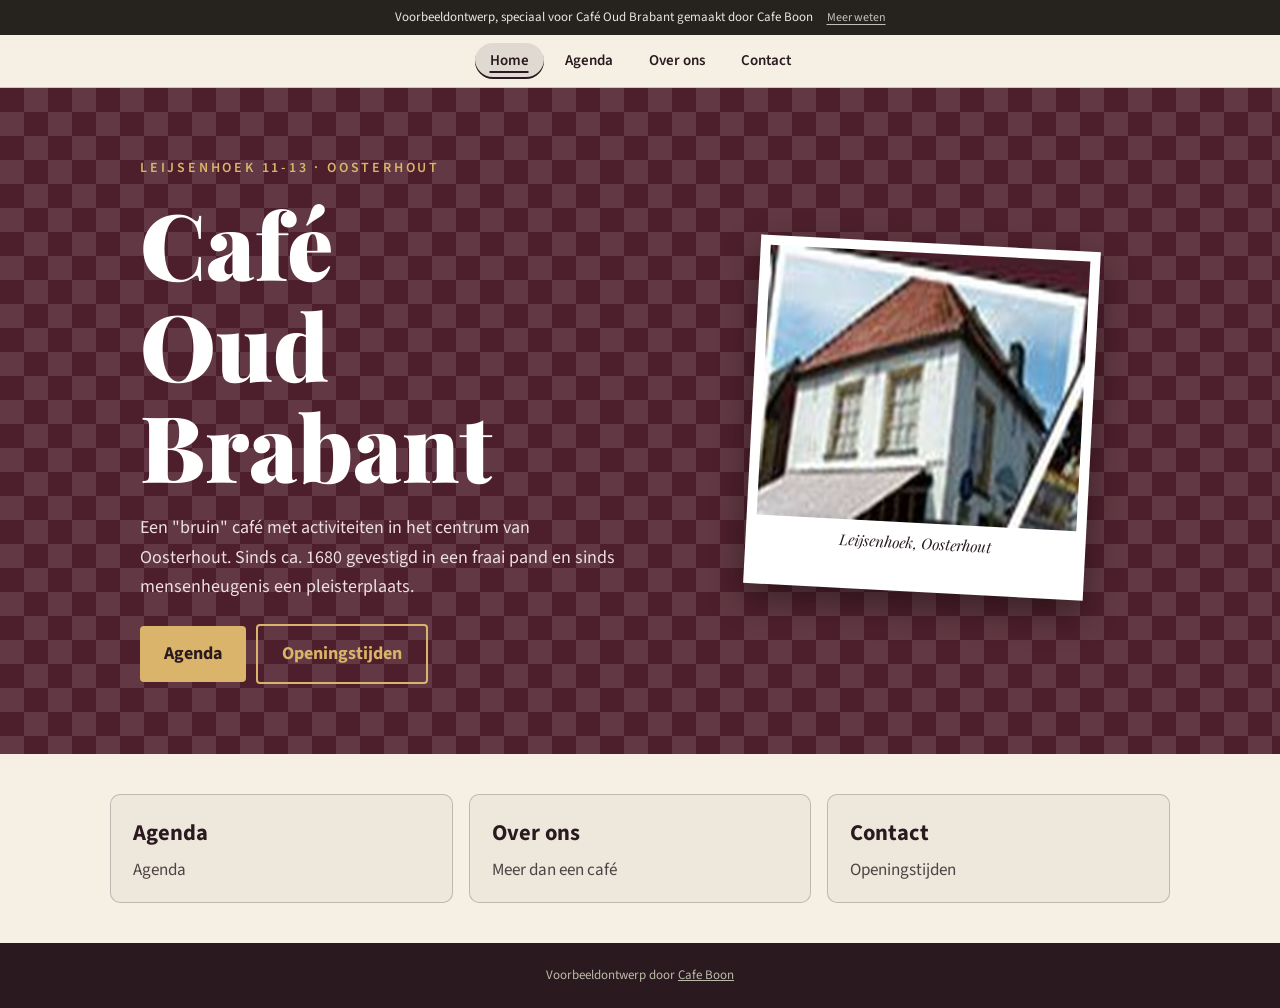
<file: index.html>
<!doctype html>
<html lang="nl">
<head>
<meta charset="utf-8">
<meta name="viewport" content="width=device-width,initial-scale=1">
<title>Café Oud Brabant | Bruin café in het centrum van Oosterhout</title>
<meta name="description" content="Café Oud Brabant aan de Leijsenhoek in Oosterhout. Bruin café sinds ca. 1680 met terras, podium, feestzaal, oefenruimtes en een agenda vol live muziek.">
<meta name="robots" content="noindex">
<meta property="og:title" content="Café Oud Brabant, Oosterhout">
<meta property="og:description" content="Bruin café met activiteiten in het centrum van Oosterhout. Live muziek, terras, feestzaal en oefenruimtes.">
<meta property="og:image" content="https://cafeoudbrabant.cafeboon.com/images/og.jpg">
<link rel="icon" href="images/favicon.svg" type="image/svg+xml">
<link rel="preconnect" href="https://fonts.googleapis.com"><link rel="preconnect" href="https://fonts.gstatic.com" crossorigin>
<link href="https://fonts.googleapis.com/css2?family=Playfair+Display:ital,wght@0,900;1,400&family=Source+Sans+3:wght@400;600;700&display=swap" rel="stylesheet">
<link rel="stylesheet" href="style.css">
</head>
<body>
<div class="vb-banner" role="note"><span>Voorbeeldontwerp, speciaal voor Café Oud Brabant gemaakt door Cafe Boon</span><a href="https://cafeboon.com">Meer weten</a></div>
<nav aria-label="Pagina's" class="sn-bar"><a aria-current="page" class="sn-link" href="index.html">Home</a><a class="sn-link" href="aanbod.html">Agenda</a><a class="sn-link" href="over.html">Over ons</a><a class="sn-link" href="contact.html">Contact</a></nav>
<div class="hero check"><div class="in">
<div>
<small>Leijsenhoek 11-13 · Oosterhout</small>
<h1>Café<br/>Oud Brabant</h1>
<p>Een "bruin" café met activiteiten in het centrum van Oosterhout. Sinds ca. 1680 gevestigd in een fraai pand en sinds mensenheugenis een pleisterplaats.</p>
<a class="btn" href="aanbod.html">Agenda</a><a class="btn o" href="contact.html">Openingstijden</a>
</div>
<div class="pol"><img alt="Het pand van Café Oud Brabant aan de Leijsenhoek" height="270" src="images/pand.jpg" width="417"/><span>Leijsenhoek, Oosterhout</span></div>
</div></div>
<div class="sn-cards"><a class="sn-card" href="aanbod.html"><strong>Agenda</strong><span>Agenda</span></a><a class="sn-card" href="over.html"><strong>Over ons</strong><span>Meer dan een café</span></a><a class="sn-card" href="contact.html"><strong>Contact</strong><span>Openingstijden</span></a></div>
<footer>Voorbeeldontwerp door <a href="https://cafeboon.com">Cafe Boon</a></footer>
</body></html>
</file>
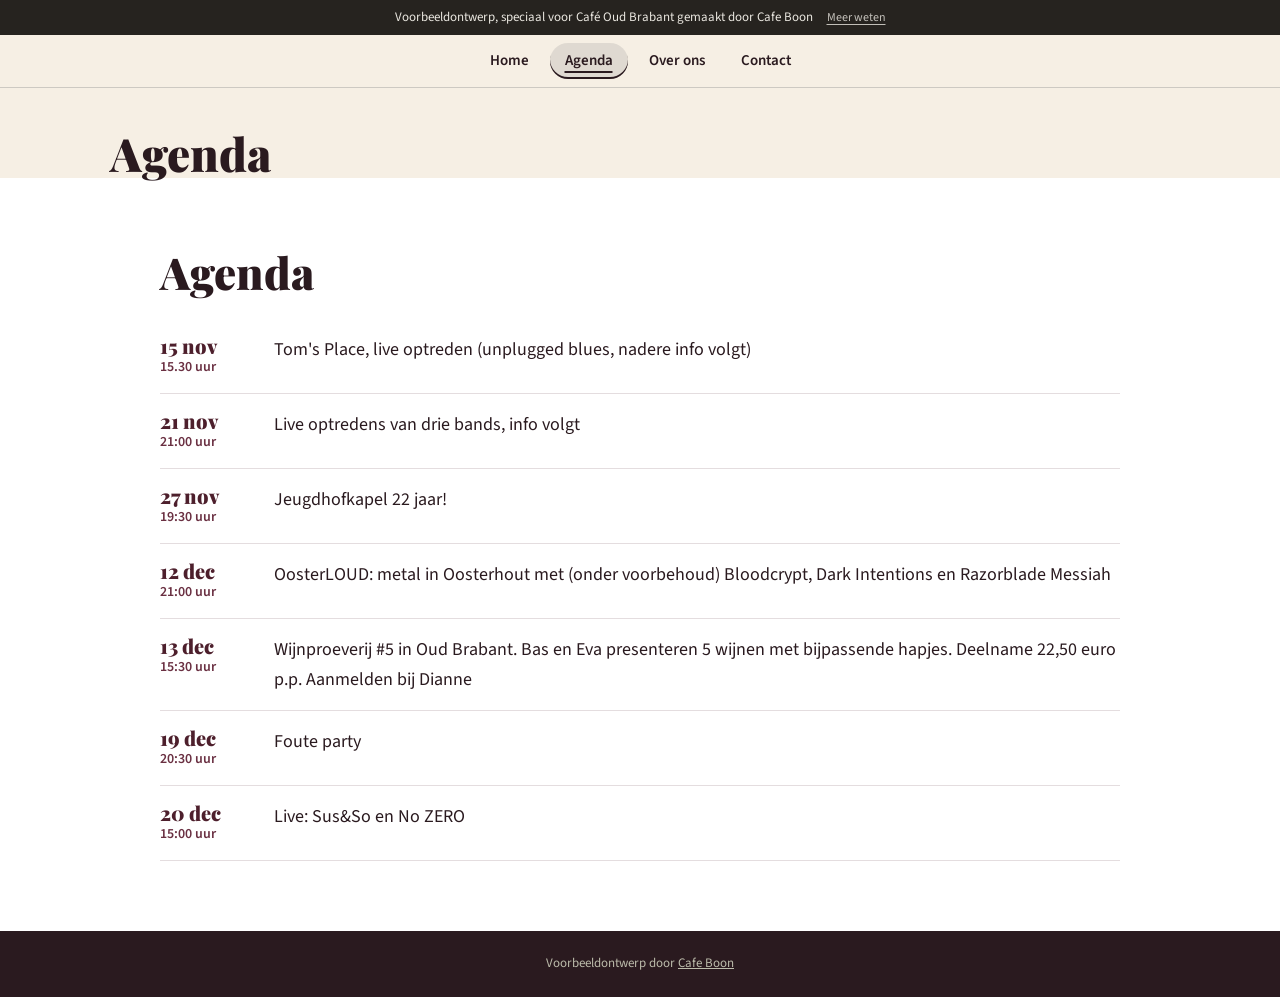
<file: aanbod.html>
<!doctype html>
<html lang="nl">
<head>
<meta charset="utf-8">
<meta name="viewport" content="width=device-width,initial-scale=1">
<title>Agenda | Café Oud Brabant</title>
<meta name="description" content="Café Oud Brabant aan de Leijsenhoek in Oosterhout. Bruin café sinds ca. 1680 met terras, podium, feestzaal, oefenruimtes en een agenda vol live muziek.">
<meta name="robots" content="noindex">
<meta property="og:title" content="Café Oud Brabant, Oosterhout">
<meta property="og:description" content="Bruin café met activiteiten in het centrum van Oosterhout. Live muziek, terras, feestzaal en oefenruimtes.">
<meta property="og:image" content="https://cafeoudbrabant.cafeboon.com/images/og.jpg">
<link rel="icon" href="images/favicon.svg" type="image/svg+xml">
<link rel="preconnect" href="https://fonts.googleapis.com"><link rel="preconnect" href="https://fonts.gstatic.com" crossorigin>
<link href="https://fonts.googleapis.com/css2?family=Playfair+Display:ital,wght@0,900;1,400&family=Source+Sans+3:wght@400;600;700&display=swap" rel="stylesheet">
<link rel="stylesheet" href="style.css">
</head>
<body>
<div class="vb-banner" role="note"><span>Voorbeeldontwerp, speciaal voor Café Oud Brabant gemaakt door Cafe Boon</span><a href="https://cafeboon.com">Meer weten</a></div>
<nav aria-label="Pagina's" class="sn-bar"><a class="sn-link" href="index.html">Home</a><a aria-current="page" class="sn-link" href="aanbod.html">Agenda</a><a class="sn-link" href="over.html">Over ons</a><a class="sn-link" href="contact.html">Contact</a></nav>
<div class="sn-head"><h1>Agenda</h1></div>
<section id="agenda" style="background:#fff"><div class="wrap">
<h2>Agenda</h2>
<ul class="agenda">
<li><div class="d">15 nov<small>15.30 uur</small></div><div>Tom's Place, live optreden (unplugged blues, nadere info volgt)</div></li>
<li><div class="d">21 nov<small>21:00 uur</small></div><div>Live optredens van drie bands, info volgt</div></li>
<li><div class="d">27 nov<small>19:30 uur</small></div><div>Jeugdhofkapel 22 jaar!</div></li>
<li><div class="d">12 dec<small>21:00 uur</small></div><div>OosterLOUD: metal in Oosterhout met (onder voorbehoud) Bloodcrypt, Dark Intentions en Razorblade Messiah</div></li>
<li><div class="d">13 dec<small>15:30 uur</small></div><div>Wijnproeverij #5 in Oud Brabant. Bas en Eva presenteren 5 wijnen met bijpassende hapjes. Deelname 22,50 euro p.p. Aanmelden bij Dianne</div></li>
<li><div class="d">19 dec<small>20:30 uur</small></div><div>Foute party</div></li>
<li><div class="d">20 dec<small>15:00 uur</small></div><div>Live: Sus&amp;So en No ZERO</div></li>
</ul>
</div></section>
<footer>Voorbeeldontwerp door <a href="https://cafeboon.com">Cafe Boon</a></footer>
</body></html>
</file>
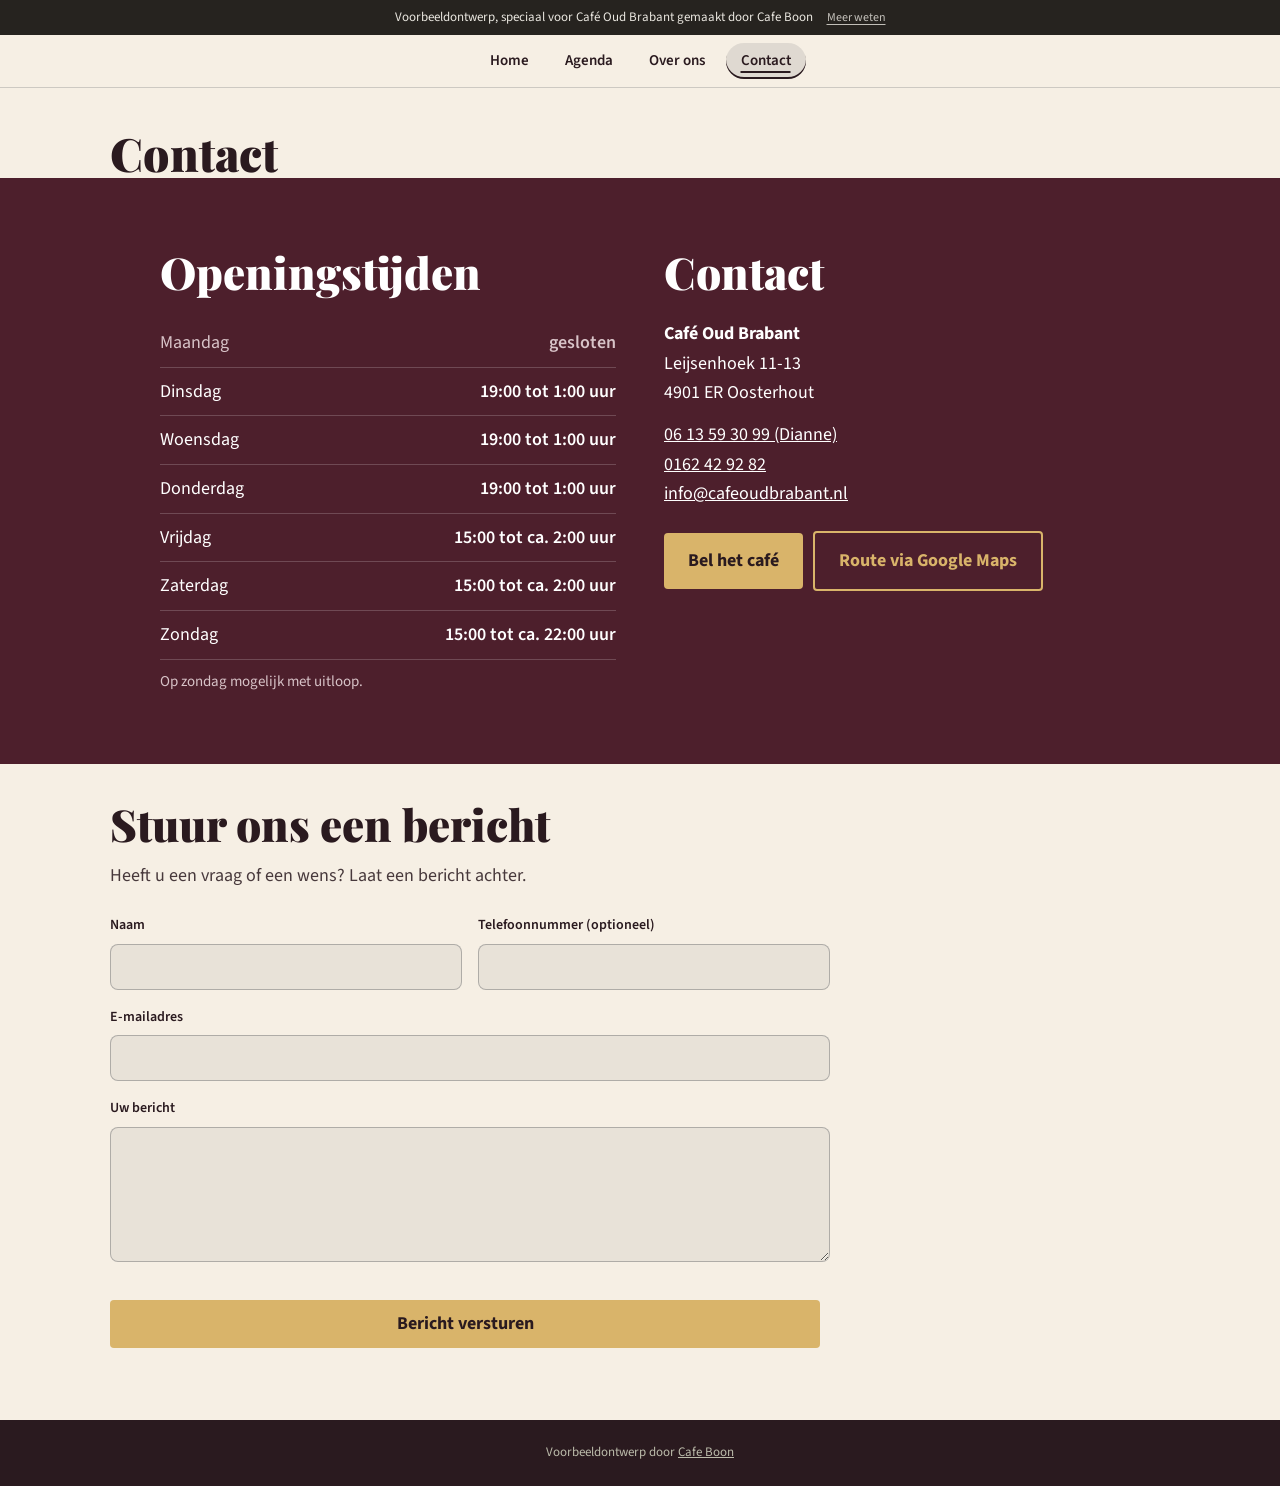
<file: contact.html>
<!doctype html>
<html lang="nl">
<head>
<meta charset="utf-8">
<meta name="viewport" content="width=device-width,initial-scale=1">
<title>Contact | Café Oud Brabant</title>
<meta name="description" content="Café Oud Brabant aan de Leijsenhoek in Oosterhout. Bruin café sinds ca. 1680 met terras, podium, feestzaal, oefenruimtes en een agenda vol live muziek.">
<meta name="robots" content="noindex">
<meta property="og:title" content="Café Oud Brabant, Oosterhout">
<meta property="og:description" content="Bruin café met activiteiten in het centrum van Oosterhout. Live muziek, terras, feestzaal en oefenruimtes.">
<meta property="og:image" content="https://cafeoudbrabant.cafeboon.com/images/og.jpg">
<link rel="icon" href="images/favicon.svg" type="image/svg+xml">
<link rel="preconnect" href="https://fonts.googleapis.com"><link rel="preconnect" href="https://fonts.gstatic.com" crossorigin>
<link href="https://fonts.googleapis.com/css2?family=Playfair+Display:ital,wght@0,900;1,400&family=Source+Sans+3:wght@400;600;700&display=swap" rel="stylesheet">
<link rel="stylesheet" href="style.css">
</head>
<body>
<div class="vb-banner" role="note"><span>Voorbeeldontwerp, speciaal voor Café Oud Brabant gemaakt door Cafe Boon</span><a href="https://cafeboon.com">Meer weten</a></div>
<nav aria-label="Pagina's" class="sn-bar"><a class="sn-link" href="index.html">Home</a><a class="sn-link" href="aanbod.html">Agenda</a><a class="sn-link" href="over.html">Over ons</a><a aria-current="page" class="sn-link" href="contact.html">Contact</a></nav>
<div class="sn-head"><h1>Contact</h1></div>
<section class="dark check" id="open"><div class="wrap grid">
<div>
<h2>Openingstijden</h2>
<table>
<tr class="off"><td>Maandag</td><td>gesloten</td></tr>
<tr><td>Dinsdag</td><td>19:00 tot 1:00 uur</td></tr>
<tr><td>Woensdag</td><td>19:00 tot 1:00 uur</td></tr>
<tr><td>Donderdag</td><td>19:00 tot 1:00 uur</td></tr>
<tr><td>Vrijdag</td><td>15:00 tot ca. 2:00 uur</td></tr>
<tr><td>Zaterdag</td><td>15:00 tot ca. 2:00 uur</td></tr>
<tr><td>Zondag</td><td>15:00 tot ca. 22:00 uur</td></tr>
</table>
<p class="note">Op zondag mogelijk met uitloop.</p>
</div>
<div>
<h2>Contact</h2>
<p><b>Café Oud Brabant</b><br/>Leijsenhoek 11-13<br/>4901 ER Oosterhout</p>
<p style="margin-top:12px"><a href="tel:+31613593099">06 13 59 30 99 (Dianne)</a><br/><a href="tel:+31162429282">0162 42 92 82</a><br/><a href="mailto:info@cafeoudbrabant.nl">info@cafeoudbrabant.nl</a></p>
<a class="btn" href="tel:+31162429282">Bel het café</a><a class="btn o" href="https://www.google.com/maps/search/?api=1&amp;query=Leijsenhoek+11-13+4901+ER+Oosterhout">Route via Google Maps</a>
</div>
</div></section>
<section class="sn-formsec" id="formulier"><div class="sn-formwrap"><h2>Stuur ons een bericht</h2><p class="sn-lead">Heeft u een vraag of een wens? Laat een bericht achter.</p><form class="sn-form" id="sn-form"><div class="sn-field"><label for="naam">Naam</label><input id="naam" name="naam" type="text" required autocomplete="name"></div><div class="sn-field"><label for="tel">Telefoonnummer (optioneel)</label><input id="tel" name="tel" type="tel" autocomplete="tel"></div><div class="sn-field full"><label for="email">E-mailadres</label><input id="email" name="email" type="email" required autocomplete="email"></div><div class="sn-field full"><label for="opm">Uw bericht</label><textarea id="opm" name="opm" rows="5" required></textarea></div><div class="sn-field full"><button class="btn" type="submit">Bericht versturen</button></div></form></div></section>
<script>(function(){var f=document.getElementById('sn-form');if(!f)return;f.addEventListener('submit',function(e){e.preventDefault();if(!f.checkValidity()){f.reportValidity();return;}var d=document.createElement('div');d.className='sn-done';d.setAttribute('role','status');d.tabIndex=-1;d.innerHTML='<h2>Bedankt voor uw bericht</h2><p>Dit is een voorbeeldwebsite van Cafe Boon. Uw bericht is daarom niet verstuurd. Neem voor een echt antwoord contact op via <a href="tel:+31613593099">06 13 59 30 99</a>.</p>';f.parentNode.replaceChild(d,f);d.focus();});})();</script>
<footer>Voorbeeldontwerp door <a href="https://cafeboon.com">Cafe Boon</a></footer>
</body></html>
</file>
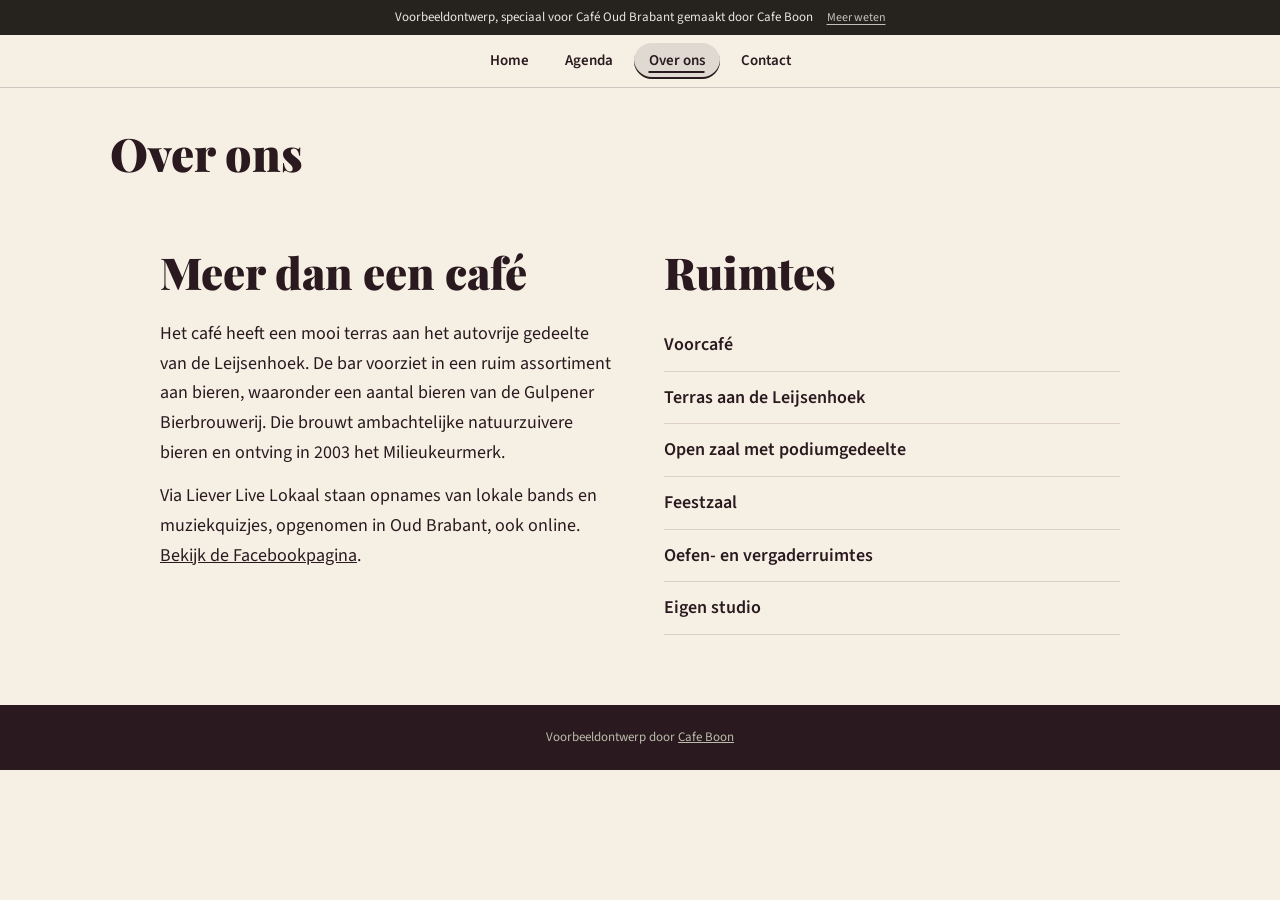
<file: over.html>
<!doctype html>
<html lang="nl">
<head>
<meta charset="utf-8">
<meta name="viewport" content="width=device-width,initial-scale=1">
<title>Over ons | Café Oud Brabant</title>
<meta name="description" content="Café Oud Brabant aan de Leijsenhoek in Oosterhout. Bruin café sinds ca. 1680 met terras, podium, feestzaal, oefenruimtes en een agenda vol live muziek.">
<meta name="robots" content="noindex">
<meta property="og:title" content="Café Oud Brabant, Oosterhout">
<meta property="og:description" content="Bruin café met activiteiten in het centrum van Oosterhout. Live muziek, terras, feestzaal en oefenruimtes.">
<meta property="og:image" content="https://cafeoudbrabant.cafeboon.com/images/og.jpg">
<link rel="icon" href="images/favicon.svg" type="image/svg+xml">
<link rel="preconnect" href="https://fonts.googleapis.com"><link rel="preconnect" href="https://fonts.gstatic.com" crossorigin>
<link href="https://fonts.googleapis.com/css2?family=Playfair+Display:ital,wght@0,900;1,400&family=Source+Sans+3:wght@400;600;700&display=swap" rel="stylesheet">
<link rel="stylesheet" href="style.css">
</head>
<body>
<div class="vb-banner" role="note"><span>Voorbeeldontwerp, speciaal voor Café Oud Brabant gemaakt door Cafe Boon</span><a href="https://cafeboon.com">Meer weten</a></div>
<nav aria-label="Pagina's" class="sn-bar"><a class="sn-link" href="index.html">Home</a><a class="sn-link" href="aanbod.html">Agenda</a><a aria-current="page" class="sn-link" href="over.html">Over ons</a><a class="sn-link" href="contact.html">Contact</a></nav>
<div class="sn-head"><h1>Over ons</h1></div>
<section><div class="wrap grid">
<div>
<h2>Meer dan een café</h2>
<p>Het café heeft een mooi terras aan het autovrije gedeelte van de Leijsenhoek. De bar voorziet in een ruim assortiment aan bieren, waaronder een aantal bieren van de Gulpener Bierbrouwerij. Die brouwt ambachtelijke natuurzuivere bieren en ontving in 2003 het Milieukeurmerk.</p>
<p style="margin-top:14px">Via Liever Live Lokaal staan opnames van lokale bands en muziekquizjes, opgenomen in Oud Brabant, ook online. <a href="https://www.facebook.com/cafeoudbrabant">Bekijk de Facebookpagina</a>.</p>
</div>
<div>
<h2>Ruimtes</h2>
<ul class="rooms"><li>Voorcafé</li><li>Terras aan de Leijsenhoek</li><li>Open zaal met podiumgedeelte</li><li>Feestzaal</li><li>Oefen- en vergaderruimtes</li><li>Eigen studio</li></ul>
</div>
</div></section>
<footer>Voorbeeldontwerp door <a href="https://cafeboon.com">Cafe Boon</a></footer>
</body></html>
</file>
<file: style.css>
:root{--wine:#4d1f2c;--wine2:#6a3042;--cream:#f6efe4;--gold:#d9b46a;--ink:#2a1a1f}
*{box-sizing:border-box;margin:0}
body{background:var(--cream);color:var(--ink);font:18px/1.65 'Source Sans 3',system-ui,sans-serif}
a{color:inherit}img{max-width:100%;display:block}
h1,h2,h3{font-family:'Playfair Display',Georgia,serif;font-weight:900;line-height:1.1}
.check{background-image:linear-gradient(45deg,#ffffff1c 25%,transparent 25%,transparent 75%,#ffffff1c 75%),linear-gradient(45deg,#ffffff1c 25%,transparent 25%,transparent 75%,#ffffff1c 75%);background-size:48px 48px;background-position:0 0,24px 24px}
.hero{background-color:var(--wine);color:#fff;padding:0 20px}
.hero .in{max-width:1000px;margin:auto;display:grid;grid-template-columns:1.2fr 1fr;gap:40px;align-items:center;padding:64px 0 70px}
.hero small{letter-spacing:.2em;text-transform:uppercase;color:var(--gold);font-weight:600;font-size:14px}
.hero h1{font-size:clamp(46px,9vw,92px);margin:10px 0 18px}
.hero p{max-width:480px;color:#ecdfe2}
.pol{background:#fff;padding:10px 10px 36px;transform:rotate(3deg);box-shadow:0 14px 34px #0006;max-width:340px;justify-self:center}
.pol img{width:100%}
.pol span{display:block;color:var(--ink);text-align:center;font-family:'Playfair Display',serif;font-style:italic;margin-top:8px;font-size:15px}
.btn{display:inline-block;background:var(--gold);color:var(--ink);font-weight:700;text-decoration:none;padding:13px 24px;border-radius:4px;margin:22px 10px 0 0}
.btn.o{background:none;border:2px solid var(--gold);color:var(--gold)}
.wrap{max-width:1000px;margin:auto;padding:0 20px}
section{padding:70px 0}
h2{font-size:clamp(30px,5vw,44px);margin-bottom:22px}
.grid{display:grid;grid-template-columns:1fr 1fr;gap:48px}
.rooms{list-style:none;padding:0}
.rooms li{padding:11px 0;border-bottom:1px solid #4d1f2c26;font-weight:600}
.agenda{list-style:none;padding:0}
.agenda li{display:grid;grid-template-columns:96px 1fr;gap:18px;padding:16px 0;border-bottom:1px solid #4d1f2c26}
.agenda .d{font-family:'Playfair Display',serif;font-weight:900;color:var(--wine);font-size:20px;line-height:1.1}
.agenda .d small{display:block;font:600 14px 'Source Sans 3';color:var(--wine2)}
.dark{background:var(--wine);color:#fff}
table{width:100%;border-collapse:collapse}
td{padding:9px 0;border-bottom:1px solid #ffffff30}td:last-child{text-align:right;font-weight:600}
.off td{color:#d8c3c8}
.note{font-size:15px;color:#d8c3c8;margin-top:10px}
footer{background:var(--ink);color:#bba;text-align:center;padding:22px;font-size:13px}footer a{color:#bba}
@media(max-width:760px){.hero .in,.grid{grid-template-columns:1fr}.hero .in{padding:44px 0}.agenda li{grid-template-columns:78px 1fr}section{padding:50px 0}}
/* sitenav:start */
.sn-bar{display:none;gap:6px;overflow-x:auto;white-space:nowrap;-webkit-overflow-scrolling:touch;padding:8px 12px;background:inherit;color:inherit;font:inherit;line-height:1.2;border-bottom:1px solid rgba(128,128,128,.35);box-sizing:border-box;max-width:100%}
.sn-bar a.sn-link{flex:0 0 auto;padding:9px 15px;border-radius:999px;color:inherit;text-decoration:none;font-size:15px;font-weight:600;letter-spacing:0;text-transform:none;margin:0}
.sn-bar a.sn-link[aria-current="page"]{background:rgba(128,128,128,.2);box-shadow:inset 0 -2px 0 currentColor}
.sn-bar{display:flex;justify-content:center}
@media(max-width:600px){.sn-bar{justify-content:flex-start}}
nav a[aria-current="page"]:not(.cta):not(.btn):not(.call){text-decoration:underline;text-underline-offset:6px;text-decoration-thickness:2px}
.sn-head{max-width:1100px;margin:0 auto;padding:40px 20px 0;box-sizing:border-box}
.sn-head h1{margin:0;color:inherit;font-size:clamp(30px,5vw,46px);line-height:1.1}
.sn-cards{max-width:1100px;margin:0 auto;padding:40px 20px;display:grid;grid-template-columns:repeat(auto-fit,minmax(230px,1fr));gap:16px;box-sizing:border-box}
.sn-card{display:block;padding:20px 22px;border:1px solid rgba(128,128,128,.45);border-radius:10px;background:rgba(128,128,128,.07);color:inherit;text-decoration:none;min-width:0}
.sn-card strong{display:block;font-size:1.25em;margin:0 0 6px;color:inherit}
.sn-card span{display:block;opacity:.8;font-size:.95em;line-height:1.4}
.sn-card:hover,.sn-card:focus-visible{border-color:currentColor}
/* sitenav:end */
/* voorbeeld-formulier:start */
@layer sn{.sn-form button.btn{border:0;font:inherit;cursor:pointer;line-height:1.2}}
.sn-formsec{padding:36px 0 72px}
.sn-formwrap{max-width:1100px;margin:0 auto;padding:0 20px;box-sizing:border-box}
.sn-formwrap>h2{margin:0 0 12px}
.sn-formwrap>.sn-lead,.sn-formwrap>.sn-form,.sn-formwrap>.sn-done{max-width:720px}
.sn-formwrap .sn-lead{margin:0 0 24px;opacity:.85}
.sn-form{display:grid;grid-template-columns:1fr 1fr;gap:16px}
.sn-field{display:flex;flex-direction:column;gap:6px;min-width:0;text-align:left}
.sn-field.full{grid-column:1/-1}
.sn-field label{font-size:14px;font-weight:600}
.sn-field input,.sn-field select,.sn-field textarea{font:inherit;font-size:16px;line-height:1.4;color:inherit;background:rgba(128,128,128,.12);border:1px solid rgba(128,128,128,.55);border-radius:8px;padding:11px 12px;width:100%;box-sizing:border-box;min-width:0;max-width:100%;-webkit-appearance:none;appearance:none}
.sn-field select{background-image:linear-gradient(45deg,transparent 50%,currentColor 50%),linear-gradient(135deg,currentColor 50%,transparent 50%);background-position:calc(100% - 20px) 50%,calc(100% - 15px) 50%;background-size:5px 5px;background-repeat:no-repeat;padding-right:38px}
.sn-field select option{color:#111;background:#fff}
.sn-field textarea{resize:vertical}
.sn-field input:focus,.sn-field select:focus,.sn-field textarea:focus{outline:2px solid currentColor;outline-offset:1px}
.sn-done{padding:28px;border:1px solid rgba(128,128,128,.55);border-radius:12px;background:rgba(128,128,128,.1)}
.sn-done h2{margin:0 0 10px}
.sn-done p{margin:0}
.sn-done a{text-decoration:underline;text-underline-offset:3px;font-weight:600}
.sn-formlink{padding:0 0 56px}
@media(max-width:640px){.sn-form{grid-template-columns:1fr}.sn-formsec{padding:24px 0 56px}}
/* voorbeeld-formulier:end */
/* voorbeeldbanner:start */
.vb-banner{display:flex;flex-wrap:wrap;justify-content:center;align-items:baseline;gap:2px 14px;padding:8px 16px;background:#26231f;color:#e9e6df;font-size:13px;line-height:1.45;letter-spacing:0;text-transform:none;font-weight:400;text-align:center;position:relative;z-index:1000}
.vb-banner a{color:inherit;opacity:.8;text-decoration:underline;text-underline-offset:3px;font-size:12px;font-weight:400;white-space:nowrap;letter-spacing:0;text-transform:none}
.vb-banner a:hover{opacity:1}
/* voorbeeldbanner:end */
</file>
